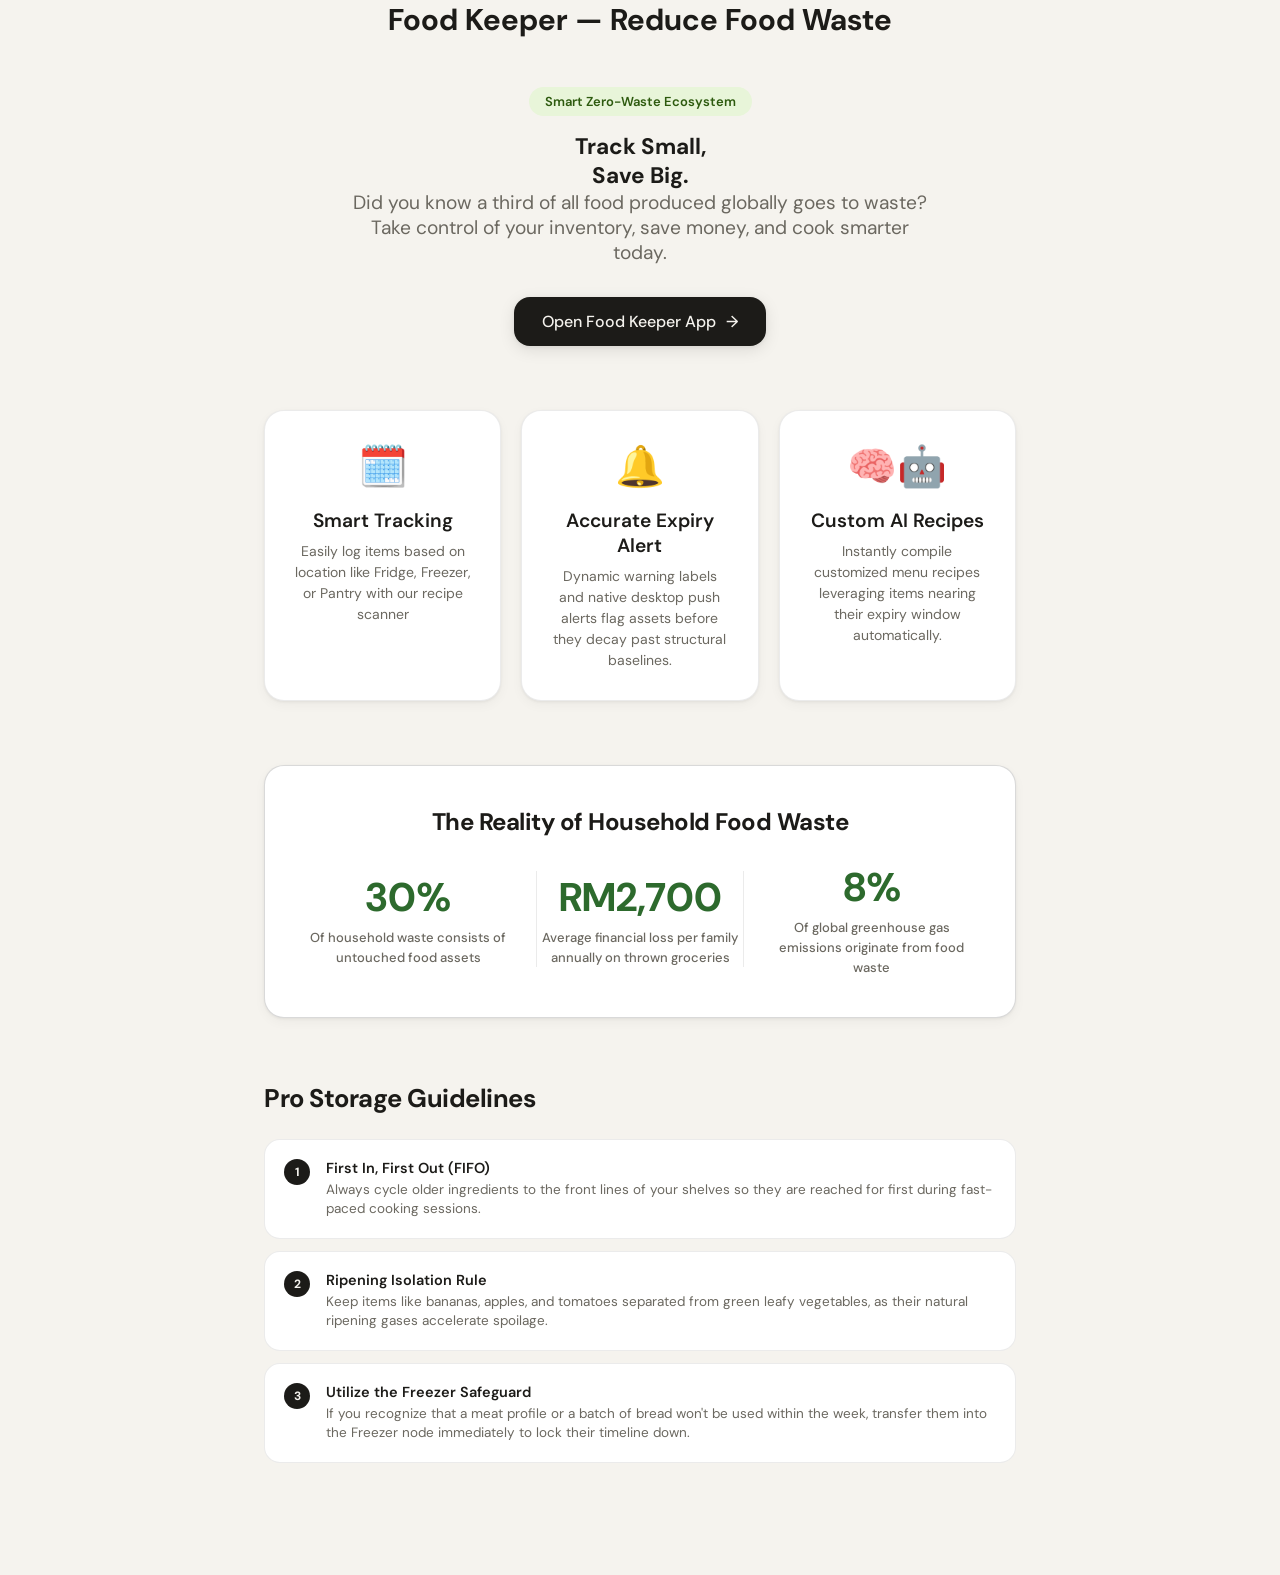
<file: front.html>
<!DOCTYPE html>
<html lang="en">
<head>
  <h1 style="text-align: center;">Food Keeper — Reduce Food Waste</h1>
  <meta charset="UTF-8" />
  <meta name="viewport" content="width=device-width, initial-scale=1.0" />
  <title>Food Keeper — Reduce Food Waste</title>
  
  <!-- fonts and global styles -->
  <link rel="preconnect" href="https://fonts.googleapis.com">
  <link href="https://fonts.googleapis.com/css2?family=DM+Sans:wght@300;400;500;600;700&display=swap" rel="stylesheet">
  <link rel="stylesheet" href="style.css">
  
  <style>
    head h1{
      margin-top: 100px;
    }
    /* Dedicated Landing Page  */
    .landing-wrapper {
      max-width: 800px;
      margin: 0 auto;
      padding: 3rem 1.5rem;
    }

    .hero-section {
      text-align: center;
      margin-bottom: 4rem;
    }

    .hero-badge {
      background: var(--accent-light);
      color: var(--green-text);
      padding: 6px 16px;
      border-radius: 30px;
      font-size: 13px;
      font-weight: 600;
      display: inline-block;
      margin-bottom: 1rem;
    }

    .hero-section h1 {
      font-size: 3rem;
      font-weight: 700;
      letter-spacing: -1.5px;
      line-height: 1.1;
      margin-bottom: 1rem;
    }

    .hero-section p {
      color: var(--text2);
      font-size: 1.2rem;
      max-width: 580px;
      margin: 0 auto 2rem auto;
    }

    .cta-btn-lg {
      display: inline-flex;
      align-items: center;
      gap: 10px;
      background: var(--text);
      color: var(--bg);
      text-decoration: none;
      padding: 14px 28px;
      border-radius: var(--radius-lg);
      font-weight: 500;
      font-size: 16px;
      box-shadow: var(--shadow-md);
      transition: transform 0.2s, opacity 0.15s;
    }

    .cta-btn-lg:hover {
      transform: translateY(-2px);
      opacity: 0.9;
    }

    /* Infographic Grid Layouts */
    .info-grid {
      display: grid;
      grid-template-columns: repeat(3, 1fr);
      gap: 20px;
      margin-bottom: 4rem;
    }

    @media (max-width: 768px) {
      .info-grid { grid-template-columns: 1fr; }
      .hero-section h1 { font-size: 2.2rem; }
    }

    .info-card {
      background: var(--surface);
      border: 1px solid var(--border);
      border-radius: var(--radius-xl);
      padding: 1.8rem;
      box-shadow: var(--shadow);
      text-align: center;
    }

    .info-card .icon {
      font-size: 2.5rem;
      margin-bottom: 1rem;
      display: block;
    }

    .info-card h3 {
      font-size: 1.2rem;
      margin-bottom: 0.5rem;
      font-weight: 600;
    }

    .info-card p {
      font-size: 14px;
      color: var(--text2);
      line-height: 1.5;
    }

    /* Statistics Showcase Section */
    .stats-banner {
      background: var(--surface);
      border: 1px solid var(--border2);
      border-radius: var(--radius-xl);
      padding: 2.5rem;
      margin-bottom: 4rem;
      box-shadow: var(--shadow);
    }

    .stats-banner h2 {
      font-size: 1.5rem;
      margin-bottom: 1.5rem;
      text-align: center;
      letter-spacing: -0.5px;
    }

    .stat-row {
      display: flex;
      justify-content: space-around;
      align-items: center;
      flex-wrap: wrap;
      gap: 24px;
    }

    .stat-box {
      text-align: center;
      flex: 1;
      min-width: 140px;
    }

    .stat-box .num {
      font-size: 2.5rem;
      font-weight: 700;
      color: var(--accent);
      display: block;
      margin-bottom: 4px;
    }

    .stat-box .label {
      font-size: 13px;
      color: var(--text2);
      font-weight: 500;
    }

    /* Guide / Tips Layout */
    .tips-section {
      margin-bottom: 4rem;
    }

    .tips-section h2 {
      font-size: 1.6rem;
      margin-bottom: 1.5rem;
      letter-spacing: -0.5px;
    }

    .tip-item {
      display: flex;
      gap: 16px;
      background: var(--surface);
      border: 1px solid var(--border);
      padding: 1.2rem;
      border-radius: var(--radius-lg);
      margin-bottom: 12px;
      align-items: flex-start;
    }

    .tip-num {
      background: var(--text);
      color: var(--bg);
      width: 26px;
      height: 26px;
      border-radius: 50%;
      display: flex;
      align-items: center;
      justify-content: center;
      font-size: 12px;
      font-weight: bold;
      flex-shrink: 0;
    }

    .tip-content h4 {
      font-size: 14.5px;
      margin-bottom: 4px;
      font-weight: 600;
    }

    .tip-content p {
      font-size: 13.5px;
      color: var(--text2);
      line-height: 1.4;
    }
  </style>
</head>
<body>

  <div class="landing-wrapper">
    
    <!-- ── hero banner ── -->
    <header class="hero-section">
      <span class="hero-badge">Smart Zero-Waste Ecosystem</span>
      <h2>Track Small, <br>Save Big.</h2>
      <p>Did you know a third of all food produced globally goes to waste? Take control of your inventory, save money, and cook smarter today.</p>
      <a href="./index.html" class="cta-btn-lg">
        Open Food Keeper App <span>→</span>
      </a>
    </header>

    <!-- ── what food keaper does  ── -->
    <section class="info-grid">
      <div class="info-card">
        <span class="icon">🗓️</span>
        <h3>Smart Tracking</h3>
        <p>Easily log items based on location like Fridge, Freezer, or Pantry with our recipe scanner</p>
      </div>
      <div class="info-card">
        <span class="icon">🔔</span>
        <h3>Accurate Expiry Alert</h3>
        <p>Dynamic warning labels and native desktop push alerts flag assets before they decay past structural baselines.</p>
      </div>
      <div class="info-card">
        <span class="icon">🧠🤖</span>
        <h3>Custom AI Recipes</h3>
        <p>Instantly compile customized menu recipes leveraging items nearing their expiry window automatically.</p>
      </div>
    </section>

    <!-- ── analytics of current world food waste ── -->
    <section class="stats-banner">
      <h2>The Reality of Household Food Waste</h2>
      <div class="stat-row">
        <div class="stat-box">
          <span class="num">30%</span>
          <span class="label">Of household waste consists of untouched food assets</span>
        </div>
        <div class="stat-box" style="border-left: 1px solid var(--border); border-right: 1px solid var(--border);">
          <span class="num">RM2,700</span>
          <span class="label">Average financial loss per family annually on thrown groceries</span>
        </div>
        <div class="stat-box">
          <span class="num">8%</span>
          <span class="label">Of global greenhouse gas emissions originate from food waste</span>
        </div>
      </div>
    </section>

    <!-- ── food manangement tips ── -->
    <section class="tips-section">
      <h2>Pro Storage Guidelines</h2>
      
      <div class="tip-item">
        <div class="tip-num">1</div>
        <div class="tip-content">
          <h4>First In, First Out (FIFO)</h4>
          <p>Always cycle older ingredients to the front lines of your shelves so they are reached for first during fast-paced cooking sessions.</p>
        </div>
      </div>

      <div class="tip-item">
        <div class="tip-num">2</div>
        <div class="tip-content">
          <h4>Ripening Isolation Rule</h4>
          <p>Keep items like bananas, apples, and tomatoes separated from green leafy vegetables, as their natural ripening gases accelerate spoilage.</p>
        </div>
      </div>

      <div class="tip-item">
        <div class="tip-num">3</div>
        <div class="tip-content">
          <h4>Utilize the Freezer Safeguard</h4>
          <p>If you recognize that a meat profile or a batch of bread won't be used within the week, transfer them into the Freezer node immediately to lock their timeline down.</p>
        </div>
      </div>
    </section>

    

  </div>

</body>
</html>
</file>
<file: style.css>
/* ── SYSTEM COLOR VARIANTS & ROOT SETTINGS ── */
*, *::before, *::after { 
  box-sizing: border-box; 
  margin: 0; 
  padding: 0; 
}

:root {
  --bg: #f5f3ee; 
  --surface: #ffffff; 
  --surface2: #eceae3; 
  --surface3: #e2dfd7;
  --border: rgba(0,0,0,0.08); 
  --border2: rgba(0,0,0,0.15);
  --text: #1c1b18; 
  --text2: #6b6860; 
  --text3: #a09e99;
  
  --green-bg: #e8f5d9; 
  --green-text: #2d5a0e; 
  --green-border: #b8dca0;
  
  --amber-bg: #fef3d8; 
  --amber-text: #754400; 
  --amber-border: #f5d078;
  
  --red-bg: #fde8e8;   
  --red-text: #911f1f;   
  --red-border: #f0a0a0;
  
  --blue-bg: #e8f0fe;  
  --blue-text: #1a4ac0;  
  --blue-border: #99b4f8;
  
  --accent: #2d6a2d; 
  --accent-light: #e8f5d9;
  
  --radius: 10px; 
  --radius-lg: 16px; 
  --radius-xl: 20px;
  
  --font: 'DM Sans', sans-serif; 
  --font-mono: 'DM Mono', monospace;
  --shadow: 0 1px 3px rgba(0,0,0,0.06), 0 4px 12px rgba(0,0,0,0.04);
  --shadow-md: 0 4px 16px rgba(0,0,0,0.10), 0 1px 4px rgba(0,0,0,0.06);
}

@media (prefers-color-scheme: dark) {
  :root {
    --bg: #171715; 
    --surface: #212120; 
    --surface2: #2a2a28; 
    --surface3: #333330;
    --border: rgba(255,255,255,0.08); 
    --border2: rgba(255,255,255,0.15);
    --text: #f0ede6; 
    --text2: #9a9890; 
    --text3: #635f5a;
    
    --green-bg: #162c07; 
    --green-text: #9fd070; 
    --green-border: #2d5a0e;
    
    --amber-bg: #2e1d00; 
    --amber-text: #f5c96a; 
    --amber-border: #7a4800;
    
    --red-bg: #2e0d0d;   
    --red-text: #f0a0a0;   
    --red-border: #911f1f;
    
    --blue-bg: #0d1e40;  
    --blue-text: #99b4f8;  
    --blue-border: #1a4ac0;
    
    --accent: #6bbb3e; 
    --accent-light: #162c07;
    
    --shadow: 0 1px 3px rgba(0,0,0,0.3), 0 4px 12px rgba(0,0,0,0.2);
    --shadow-md: 0 4px 16px rgba(0,0,0,0.4), 0 1px 4px rgba(0,0,0,0.2);
  }
}

/* ── BASE INTERFACE ELEMENTS ── */
body {
  background: var(--bg); 
  color: var(--text);
  font-family: var(--font); 
  min-height: 100vh; 
  font-size: 15px;
}

::-webkit-scrollbar { 
  width: 6px; 
}
::-webkit-scrollbar-track { 
  background: transparent; 
}
::-webkit-scrollbar-thumb { 
  background: var(--surface3); 
  border-radius: 3px; 
}

/* ── AUTHENTICATION COMPONENT GRAPHICS ── */
.auth-screen {
  min-height: 100vh;
  display: flex;
  align-items: center;
  justify-content: center;
  padding: 1rem;
}

.auth-card {
  background: var(--surface);
  border: 1px solid var(--border2);
  border-radius: var(--radius-xl);
  padding: 2.2rem;
  width: 100%;
  max-width: 380px;
  box-shadow: var(--shadow-md);
}

.back-link {
  background: none; 
  border: none; 
  color: var(--text3); 
  cursor: pointer; 
  font-size: 13px;
  text-decoration: none;
}
.back-link:hover {
  color: var(--text2);
}

.auth-logo {
  text-align: center;
  margin-bottom: 1.8rem;
}

.auth-logo-icon {
  font-size: 44px;
  display: block;
  margin-bottom: 10px;
}

.auth-logo h1 {
  font-size: 22px;
  font-weight: 600;
  letter-spacing: -0.3px;
}

.auth-logo p {
  font-size: 13px;
  color: var(--text2);
  margin-top: 5px;
}

.auth-tabs {
  display: flex;
  border: 1px solid var(--border);
  border-radius: var(--radius);
  overflow: hidden;
  margin-bottom: 1.5rem;
}

.auth-tab {
  flex: 1;
  padding: 9px;
  font-size: 13px;
  font-family: var(--font);
  border: none;
  background: transparent;
  cursor: pointer;
  color: var(--text2);
  transition: all 0.15s;
}

.auth-tab.active {
  background: var(--text);
  color: var(--bg);
  font-weight: 500;
}

.form-field {
  margin-bottom: 14px;
}

.form-label {
  font-size: 12px;
  color: var(--text2);
  margin-bottom: 5px;
  display: block;
  font-weight: 500;
  letter-spacing: 0.02em;
}

.form-input {
  width: 100%;
  padding: 10px 12px;
  border: 1px solid var(--border);
  border-radius: var(--radius);
  background: var(--bg);
  color: var(--text);
  font-size: 14px;
  font-family: var(--font);
  outline: none;
  transition: border-color 0.15s;
}
.form-input:focus {
  border-color: var(--accent);
}

.btn-primary {
  width: 100%;
  padding: 11px;
  background: var(--text);
  color: var(--bg);
  border: none;
  border-radius: var(--radius);
  font-size: 14px;
  font-weight: 500;
  font-family: var(--font);
  cursor: pointer;
  transition: opacity 0.15s;
  margin-top: 4px;
}
.btn-primary:hover {
  opacity: 0.85;
}
.btn-primary:disabled {
  opacity: 0.5;
  cursor: not-allowed;
}

.link-btn {
  background: none;
  border: none;
  color: var(--text2);
  font-size: 12px;
  cursor: pointer;
  font-family: var(--font);
}
.link-btn:hover {
  text-decoration: underline;
}

.auth-error {
  font-size: 13px;
  color: var(--red-text);
  background: var(--red-bg);
  border: 1px solid var(--red-border);
  border-radius: var(--radius);
  padding: 9px 12px;
  margin-bottom: 12px;
  display: none;
}
.auth-error.show { display: block; }

.auth-success {
  font-size: 13px;
  color: var(--green-text);
  background: var(--green-bg);
  border: 1px solid var(--green-border);
  border-radius: var(--radius);
  padding: 9px 12px;
  margin-bottom: 12px;
  display: none;
}
.auth-success.show { display: block; }


/* ── SHELL MASTER CORE HEADER ── */
.header {
  background: var(--surface);
  border-bottom: 1px solid var(--border);
  padding: 0.9rem 1.5rem;
  position: sticky;
  top: 0;
  z-index: 20;
  backdrop-filter: blur(10px);
}

.header-inner {
  max-width: 1200px; /* EXPANDED FOR LAPTOPS */
  margin: 0 auto;
  display: flex;
  justify-content: space-between;
  align-items: center;
}

.logo {
  display: flex;
  align-items: center;
  gap: 9px;
}

.logo-icon { font-size: 24px; }

.logo h1 {
  font-size: 17px;
  font-weight: 600;
  letter-spacing: -0.2px;
}

.header-right {
  display: flex;
  align-items: center;
  gap: 12px;
}

.user-email {
  font-size: 12px;
  color: var(--text2);
  max-width: 160px;
  overflow: hidden;
  text-overflow: ellipsis;
  white-space: nowrap;
}

.icon-btn {
  width: 34px;
  height: 34px;
  border-radius: 50%;
  border: 1px solid var(--border);
  background: transparent;
  cursor: pointer;
  color: var(--text2);
  display: flex;
  align-items: center;
  justify-content: center;
  font-size: 15px;
  transition: all 0.15s;
  font-family: var(--font);
}
.icon-btn:hover {
  background: var(--surface2);
  border-color: var(--border2);
}

.logout-btn {
  font-size: 12px;
  padding: 6px 14px;
  border-radius: 20px;
  border: 1px solid var(--border2);
  background: transparent;
  cursor: pointer;
  color: var(--text2);
  font-family: var(--font);
  transition: background 0.15s;
}
.logout-btn:hover {
  background: var(--surface2);
}


/* ── NAVIGATION ELEMENT SYSTEMS ── */
.nav-tabs {
  background: var(--surface);
  border-bottom: 1px solid var(--border);
  padding: 0 1.5rem;
  display: flex;
  gap: 0;
  overflow-x: auto;
}
.nav-tabs::-webkit-scrollbar { height: 0; }

.nav-tab-wrap {
  max-width: 1200px; /* EXPANDED FOR LAPTOPS */
  margin: 0 auto;
  display: flex;
  width: 100%;
}

.nav-tab {
  padding: 12px 18px;
  font-size: 13px;
  font-weight: 500;
  color: var(--text2);
  border: none;
  background: transparent;
  cursor: pointer;
  font-family: var(--font);
  border-bottom: 2px solid transparent;
  transition: all 0.15s;
  white-space: nowrap;
}
.nav-tab.active {
  color: var(--accent);
  border-bottom-color: var(--accent);
}
.nav-tab:hover:not(.active) {
  color: var(--text);
}


/* ── MAIN CONTENT CONTAINERS ── */
.main {
  max-width: 1200px; /* EXPANDED FOR LAPTOPS */
  margin: 0 auto;
  padding: 1.4rem 1.5rem;
}

.view-section {
  animation: fadeIn 0.2s ease-out forwards;
}

@keyframes fadeIn {
  from { opacity: 0; transform: translateY(4px); }
  to { opacity: 1; transform: translateY(0); }
}


/* ── DASHBOARD STATISTICS GRAPHICS ── */
.stats {
  display: grid;
  grid-template-columns: repeat(4, 1fr);
  gap: 12px;
  margin-bottom: 1.5rem;
}
/* RESPONSIVE STATS FOR TABLETS AND PHONES */
@media (max-width: 768px) {
  .stats { grid-template-columns: repeat(2, 1fr); }
}

.stat {
  background: var(--surface);
  border: 1px solid var(--border);
  border-radius: var(--radius-lg);
  padding: 1rem 1.1rem;
  box-shadow: var(--shadow);
}

.stat-label {
  font-size: 11px;
  color: var(--text2);
  font-weight: 500;
  letter-spacing: 0.04em;
  text-transform: uppercase;
  margin-bottom: 6px;
}

.stat-value {
  font-size: 26px;
  font-weight: 600;
  letter-spacing: -1px;
  font-family: var(--font-mono);
}
.stat-value.red { color: var(--red-text); }
.stat-value.amber { color: var(--amber-text); }
.stat-value.green { color: var(--green-text); }
.stat-value.blue { color: var(--blue-text); }


/* ── TOOLBARS & DYNAMIC FILTERS ── */
.toolbar {
  display: flex;
  align-items: center;
  gap: 8px;
  margin-bottom: 1.2rem;
  flex-wrap: wrap;
}

.search-bar {
  flex: 1;
  min-width: 160px;
  padding: 9px 12px;
  border: 1px solid var(--border);
  border-radius: var(--radius);
  background: var(--surface);
  color: var(--text);
  font-size: 14px;
  font-family: var(--font);
  outline: none;
}
.search-bar:focus {
  border-color: var(--border2);
}

.filter-dropdown {
  padding: 9px 12px;
  border: 1px solid var(--border);
  border-radius: var(--radius);
  background: var(--surface);
  color: var(--text);
  font-size: 13px;
  font-family: var(--font);
  cursor: pointer;
  outline: none;
}


/* ── ACTION INTERFACE SYSTEM BUTTONS ── */
.action-btn {
  padding: 9px 15px;
  border-radius: var(--radius);
  font-size: 13px;
  font-weight: 500;
  cursor: pointer;
  font-family: var(--font);
  border: 1px solid transparent;
  display: inline-flex;
  align-items: center;
  gap: 6px;
  transition: all 0.1s;
}

.action-btn.primary {
  background: var(--text);
  color: var(--bg);
}
.action-btn.primary:hover { opacity: 0.9; }

.action-btn.secondary {
  background: var(--surface);
  border-color: var(--border);
  color: var(--text2);
}
.action-btn.secondary:hover {
  background: var(--surface2);
  color: var(--text);
}
.action-btn.secondary.active {
  background: var(--text);
  color: var(--bg);
  border-color: var(--text);
}


/* ── MASTER INVENTORY CARDS & RENDERING STRUCTURES ── */
.section-label {
  font-size: 12px;
  font-weight: 600;
  color: var(--text2);
  text-transform: uppercase;
  letter-spacing: 0.05em;
  margin: 1.5rem 0 0.6rem 0;
}

/* RESPONSIVE FOOD GRID FOR DESKTOP/LAPTOPS */
.food-list {
  display: flex;
  flex-direction: column;
  gap: 8px;
}
@media (min-width: 768px) {
  .food-list {
    display: grid;
    grid-template-columns: repeat(auto-fill, minmax(340px, 1fr));
    gap: 12px;
  }
}

.food-card {
  background: var(--surface);
  border: 1px solid var(--border);
  border-radius: var(--radius-lg);
  padding: 11px 14px;
  display: flex;
  align-items: center;
  gap: 12px;
  box-shadow: var(--shadow);
  position: relative;
  transition: all 0.15s ease;
}

.food-card:hover {
  border-color: var(--border2);
}

/* Bulk Selection Visual Matrix overrides */
.food-select {
  width: 0;
  height: 20px;
  display: flex;
  align-items: center;
  justify-content: center;
  border-radius: 50%;
  background: var(--accent);
  color: white;
  font-size: 11px;
  font-weight: bold;
  overflow: hidden;
  transition: width 0.2s ease, margin 0.2s ease;
}

body.bulk-active .food-card { cursor: pointer; }
body.bulk-active .food-select {
  width: 20px;
  margin-right: 2px;
  border: 1px solid var(--border2);
  background: transparent;
  color: transparent;
}
body.bulk-active .food-card.selected .food-select {
  background: var(--accent);
  border-color: var(--accent);
  color: white;
}

.food-emoji {
  font-size: 26px;
  width: 38px;
  height: 38px;
  background: var(--bg);
  border-radius: var(--radius);
  display: flex;
  align-items: center;
  justify-content: center;
  flex-shrink: 0;
}

.food-info {
  flex: 1;
  min-width: 0;
}

.food-name-row {
  display: flex;
  align-items: center;
  gap: 8px;
}

.food-name {
  font-weight: 500;
  color: var(--text);
  font-size: 14.5px;
  white-space: nowrap;
  overflow: hidden;
  text-overflow: ellipsis;
}

.food-qty {
  font-size: 11px;
  background: var(--surface2);
  color: var(--text2);
  padding: 2px 7px;
  border-radius: 20px;
  font-weight: 500;
  flex-shrink: 0;
}

.food-meta {
  font-size: 12px;
  color: var(--text2);
  margin-top: 3px;
  display: flex;
  align-items: center;
  gap: 6px;
}
.food-meta .dot { color: var(--text3); }

.food-note {
  font-size: 12px;
  color: var(--text2);
  background: var(--bg);
  padding: 4px 8px;
  border-radius: 6px;
  margin-top: 5px;
  display: inline-block;
  max-width: 100%;
  white-space: nowrap;
  overflow: hidden;
  text-overflow: ellipsis;
}

.card-badge-wrap {
  display: flex;
  flex-direction: column;
  align-items: flex-end;
  gap: 6px;
}

.badge {
  font-size: 11px;
  font-weight: 600;
  padding: 3px 9px;
  border-radius: 20px;
  letter-spacing: 0.02em;
}
.badge-red { background: var(--red-bg); color: var(--red-text); border: 1px solid var(--red-border); }
.badge-amber { background: var(--amber-bg); color: var(--amber-text); border: 1px solid var(--amber-border); }
.badge-green { background: var(--green-bg); color: var(--green-text); border: 1px solid var(--green-border); }


/* ── CONTEXTUAL CARD ACTIONS OVERLAYS ── */
.card-actions {
  display: flex;
  gap: 4px;
  opacity: 0;
  transition: opacity 0.15s ease;
}
.food-card:hover .card-actions {
  opacity: 1;
}
@media (max-width: 768px) {
  /* On touch devices, keep actions visible */
  .card-actions { opacity: 1; }
}
body.bulk-active .card-actions {
  display: none !important;
}

.card-actions .action-btn {
  width: 28px;
  height: 28px;
  padding: 0;
  border-radius: 50%;
  font-size: 12px;
  justify-content: center;
}
.card-actions .action-btn.check:hover { background: var(--green-bg); border-color: var(--green-border); color: var(--green-text); }
.card-actions .action-btn.trash:hover { background: var(--red-bg); border-color: var(--red-border); color: var(--red-text); }


/* ── BULK DOCK Action Panel ── */
.bulk-bar {
  background: var(--surface);
  border: 1px solid var(--accent);
  padding: 12px 16px;
  border-radius: var(--radius-lg);
  display: flex;
  justify-content: space-between;
  align-items: center;
  margin-bottom: 1rem;
  box-shadow: var(--shadow-md);
  font-size: 13.5px;
  font-weight: 500;
  flex-wrap: wrap;
  gap: 10px;
}

.bulk-btn {
  padding: 6px 12px;
  border-radius: var(--radius);
  font-size: 12px;
  font-family: var(--font);
  font-weight: 500;
  border: none;
  cursor: pointer;
}
.bulk-btn.success { background: var(--green-bg); color: var(--green-text); }
.bulk-btn.danger { background: var(--red-bg); color: var(--red-text); }
.bulk-btn.secondary { background: var(--surface2); color: var(--text2); }
.bulk-btn:hover { opacity: 0.85; }


/* ── VIEW COMPONENT: SHOPPING MATRIX ── */
.shop-item {
  background: var(--surface);
  border-bottom: 1px solid var(--border);
  padding: 12px 6px;
  display: flex;
  align-items: center;
  gap: 12px;
}

.shop-check {
  width: 20px;
  height: 20px;
  border: 1px solid var(--border2);
  border-radius: 50%;
  cursor: pointer;
  display: flex;
  align-items: center;
  justify-content: center;
  font-size: 11px;
  font-weight: bold;
  color: transparent;
  transition: all 0.1s;
}
.shop-check.checked {
  background: var(--text);
  border-color: var(--text);
  color: var(--bg);
}

.shop-name {
  flex: 1;
  font-size: 14.5px;
}
.shop-name.done {
  color: var(--text3);
  text-decoration: line-through;
}

.shop-del {
  background: none;
  border: none;
  color: var(--text3);
  cursor: pointer;
  padding: 4px;
  font-size: 13px;
}
.shop-del:hover { color: var(--red-text); }

.shop-add-row {
  display: flex;
  gap: 8px;
  margin-top: 14px;
}

.shop-add-input {
  flex: 1;
  padding: 10px 12px;
  border: 1px solid var(--border);
  border-radius: var(--radius);
  background: var(--surface);
  color: var(--text);
  font-size: 14px;
  font-family: var(--font);
  outline: none;
}

.shop-add-btn {
  padding: 0 16px;
  background: var(--text);
  color: var(--bg);
  border: none;
  border-radius: var(--radius);
  font-family: var(--font);
  font-size: 13px;
  font-weight: 500;
  cursor: pointer;
}

.ghost-btn {
  border: 1px solid var(--border);
  background: var(--surface);
  color: var(--text2);
  padding: 9px 12px;
  border-radius: var(--radius);
  font-size: 13px;
  font-family: var(--font);
  cursor: pointer;
  display: inline-flex;
  align-items: center;
  gap: 6px;
}
.ghost-btn:hover {
  background: var(--surface2);
  color: var(--text);
}


/* ── VIEW COMPONENT: HISTORICAL WASTE TRACKER ── */
.waste-stat-grid {
  display: grid;
  grid-template-columns: 1fr 1fr;
  gap: 12px;
}
@media (max-width: 480px) {
  .waste-stat-grid { grid-template-columns: 1fr; }
}

.waste-stat-card {
  background: var(--surface);
  border: 1px solid var(--border);
  border-radius: var(--radius-lg);
  padding: 1.2rem;
  text-align: center;
  box-shadow: var(--shadow);
}
.waste-stat-card h3 {
  font-size: 12px;
  color: var(--text2);
  text-transform: uppercase;
  letter-spacing: 0.04em;
  margin-bottom: 6px;
}
.waste-stat-card .num {
  font-size: 32px;
  font-weight: 600;
  font-family: var(--font-mono);
}

.waste-item {
  background: var(--surface);
  border: 1px solid var(--border);
  border-radius: var(--radius-lg);
  padding: 11px 14px;
  display: flex;
  align-items: center;
  gap: 12px;
  margin-bottom: 6px;
}

.waste-emoji { font-size: 20px; }
.waste-name { flex: 1; font-size: 14px; font-weight: 500; }
.waste-item-date { font-size: 12px; color: var(--text3); }


/* ── RECURSIVE DISCOVER TAB ARCHITECTURE ── */
.discover-hero-banner {
  background: linear-gradient(135deg, #f6f9fc 0%, #eef2f7 100%);
  border: 1px dashed #cbd5e1;
  padding: 20px;
  border-radius: 12px;
  display: flex;
  align-items: center;
  gap: 20px;
  margin-bottom: 24px;
}
@media (prefers-color-scheme: dark) {
  .discover-hero-banner {
    background: linear-gradient(135deg, #1e293b 0%, #0f172a 100%);
    border-color: #334155;
  }
}

.discover-hero-banner h3 {
  margin: 0 0 4px 0;
  color: var(--text);
  font-size: 1.15rem;
}

.discover-hero-banner p {
  margin: 0;
  color: var(--text2);
  font-size: 0.88rem;
  line-height: 1.4;
}

/* AI Generated Recipes Markup Styling Mapping */
.ai-generated-html h3 {
  font-size: 1.15rem;
  margin: 20px 0 10px 0;
  color: var(--accent);
  display: flex;
  align-items: center;
  gap: 6px;
}
.ai-generated-html h3:first-of-type { margin-top: 0; }

.ai-generated-html ul, .ai-generated-html ol {
  margin: 10px 0 16px 20px;
  padding: 0;
}

.ai-generated-html li {
  margin-bottom: 6px;
  font-size: 0.92rem;
  color: var(--text);
}


/* ── GLOBAL MODALS & SETTINGS PANELS OVERLAYS ── */
.overlay {
  position: fixed;
  top: 0; left: 0; right: 0; bottom: 0;
  background: rgba(0,0,0,0.2);
  backdrop-filter: blur(3px);
  z-index: 100;
  display: flex;
  align-items: center;
  justify-content: center;
  opacity: 0;
  pointer-events: none;
  transition: opacity 0.2s ease;
}
@media (prefers-color-scheme: dark) {
  .overlay { background: rgba(0,0,0,0.5); }
}
.overlay.open {
  opacity: 1;
  pointer-events: auto;
}

.modal {
  background: var(--surface);
  border: 1px solid var(--border2);
  border-radius: var(--radius-xl);
  width: 100%;
  max-width: 440px;
  box-shadow: var(--shadow-md);
  transform: translateY(10px);
  transition: transform 0.2s ease;
}
.overlay.open .modal {
  transform: translateY(0);
}

.modal-header {
  padding: 1.2rem 1.4rem;
  border-bottom: 1px solid var(--border);
  display: flex;
  justify-content: space-between;
  align-items: center;
}
.modal-header h2 { font-size: 16px; font-weight: 600; }

.modal-close {
  background: none;
  border: none;
  font-size: 16px;
  cursor: pointer;
  color: var(--text3);
}
.modal-close:hover { color: var(--text); }

.modal-body {
  padding: 1.4rem;
}

/* Inline Dynamic Grid Picker Asset Selector */
.emoji-picker {
  display: grid;
  grid-template-columns: repeat(6, 1fr);
  gap: 6px;
  max-height: 110px;
  overflow-y: auto;
  border: 1px solid var(--border);
  padding: 8px;
  border-radius: var(--radius);
  background: var(--bg);
}

.emoji-opt {
  font-size: 22px;
  text-align: center;
  padding: 4px 0;
  cursor: pointer;
  border-radius: 6px;
  transition: background 0.1s;
}
.emoji-opt:hover { background: var(--surface2); }
.emoji-opt.sel {
  background: var(--surface);
  box-shadow: 0 0 0 1.5px var(--text);
}


/* Slide-Out Parameters Options Configurations Utility Drawer Panel */
.side-panel {
  position: absolute;
  top: 0; right: 0; bottom: 0;
  width: 100%;
  max-width: 340px;
  background: var(--surface);
  border-left: 1px solid var(--border);
  box-shadow: var(--shadow-md);
  display: flex;
  flex-direction: column;
  transform: translateX(100%);
  transition: transform 0.2s cubic-bezier(0.16, 1, 0.3, 1);
}
.overlay.open .side-panel {
  transform: translateX(0);
}

.panel-header {
  padding: 1.2rem 1.4rem;
  border-bottom: 1px solid var(--border);
  display: flex;
  justify-content: space-between;
  align-items: center;
}
.panel-header h2 { font-size: 15px; font-weight: 600; }

.panel-body {
  padding: 1.4rem;
  flex: 1;
  overflow-y: auto;
}

.setting-row {
  display: flex;
  justify-content: space-between;
  align-items: center;
  gap: 16px;
  margin-bottom: 16px;
  padding-bottom: 14px;
  border-bottom: 1px dashed var(--border);
}

.setting-label { font-size: 13.5px; font-weight: 500; color: var(--text); }
.setting-desc { font-size: 11.5px; color: var(--text2); margin-top: 2px; line-height: 1.3; }

/* Custom Form Parameters Asset Toggles */
.toggle {
  width: 40px; height: 22px;
  border-radius: 20px;
  background: var(--surface3);
  border: none; cursor: pointer;
  position: relative;
  transition: background 0.2s;
  flex-shrink: 0;
}
.toggle::after {
  content: '';
  position: absolute;
  top: 2px; left: 2px;
  width: 18px; height: 18px;
  border-radius: 50%;
  background: var(--surface);
  transition: transform 0.2s;
  box-shadow: 0 1px 3px rgba(0,0,0,0.1);
}
.toggle.on { background: var(--accent); }
.toggle.on::after { transform: translateX(18px); }

.notif-days-input {
  width: 54px;
  padding: 6px;
  border: 1px solid var(--border);
  border-radius: 6px;
  background: var(--bg);
  color: var(--text);
  font-family: var(--font-mono);
  font-size: 13px;
  text-align: center;
  outline: none;
}

.export-btn {
  padding: 7px 12px;
  background: var(--surface);
  border: 1px solid var(--border2);
  border-radius: var(--radius);
  font-size: 12px;
  font-weight: 500;
  cursor: pointer;
  color: var(--text2);
  font-family: var(--font);
}
.export-btn:hover {
  background: var(--surface2);
  color: var(--text);
}


/* ── UNIVERSAL EMPTY STATE STATEMENTS ── */
.empty {
  text-align: center;
  padding: 3.5rem 1.5rem;
  background: var(--surface);
  border: 1px dashed var(--border2);
  border-radius: var(--radius-xl);
  box-shadow: var(--shadow);
}

.empty-icon {
  font-size: 36px;
  margin-bottom: 10px;
  opacity: 0.85;
}

.empty p {
  font-size: 13.5px;
  color: var(--text2);
}

.loading {
  text-align: center;
  padding: 2.5rem;
  color: var(--text2);
  font-size: 13.5px;
  font-style: italic;
}

/* Toast Message Node Styling */
.toast {
  position: fixed;
  bottom: 24px;
  left: 50%;
  transform: translateX(-50%);
  background: var(--text);
  color: var(--bg);
  padding: 9px 18px;
  border-radius: 30px;
  font-size: 13px;
  font-weight: 500;
  box-shadow: var(--shadow-md);
  z-index: 1000;
  animation: toastFade 2.4s cubic-bezier(0.16, 1, 0.3, 1) forwards;
  pointer-events: none;
}

@keyframes toastFade {
  0% { opacity: 0; transform: translate(-50%, 10px); }
  10%, 90% { opacity: 1; transform: translate(-50%, 0); }
  100% { opacity: 0; transform: translate(-50%, -10px); }
}

/* Confetti Particle Layer */
.confetti-piece {
  position: fixed;
  width: 8px;
  height: 8px;
  border-radius: 2px;
  z-index: 999;
  pointer-events: none;
  animation: confettiFall 1.5s ease-out forwards;
}

@keyframes confettiFall {
  0% { transform: translateY(0) rotate(0deg); opacity: 1; }
  100% { transform: translateY(60vh) rotate(720deg); opacity: 0; }
}

/* 📱 TAB HAMBURGER MENU (Mobile Only) */
@media (max-width: 600px) {
  .nav-hamburger {
    display: block;
    width: 100%;
    padding: 14px;
    background: var(--surface);
    border: none;
    border-bottom: 1px solid var(--border);
    cursor: pointer;
    text-align: left;
    font-weight: 600;
    color: var(--text);
  }
  .nav-tab-wrap {
    display: none; /* Hidden by default on mobile */
    flex-direction: column;
    width: 100%;
    background: var(--surface);
  }
  .nav-tab-wrap.show {
    display: flex;
  }
  .nav-tab {
    width: 100%;
    text-align: left;
    border-bottom: none;
    border-left: 3px solid transparent;
  }
  .nav-tab.active {
    border-bottom-color: transparent;
    border-left-color: var(--accent);
    background: var(--surface2);
  }
}

@media (min-width: 601px) {
  .nav-hamburger { display: none; }
}

/* ADD TO THE BOTTOM OF YOUR STYLE.CSS */
.receipt-data-table-wrapper table {
  width: 100%;
  border-collapse: collapse;
  margin: 12px 0;
  font-size: 14px;
}

.receipt-data-table-wrapper th {
  text-align: left;
  padding: 8px;
  background: var(--surface2);
  color: var(--text2);
  font-weight: 600;
  border-bottom: 2px solid var(--border2);
}

.receipt-data-table-wrapper td {
  padding: 8px;
  border-bottom: 1px solid var(--border);
  color: var(--text);
}

.receipt-data-table-wrapper tr:last-child td {
  border-bottom: none;
}

.receipt-data-table-wrapper strong {
  color: var(--accent);
  font-size: 1.1rem;
}


/* fix for white box thingy when generate recipe */
.ai-generated-html,
.ai-generated-html * {
  color: var(--text) !important;
  background-color: transparent !important;
}

.ai-generated-html h3 {
  color: var(--accent) !important;
}

.ai-generated-html li {
  color: var(--text) !important;
}

.leaderboard-year-badge {
  font-size: 12px;
  color: var(--text3);
  text-align: center;
  margin-bottom: 16px;
  font-weight: 500;
}

.leaderboard-list {
  display: flex;
  flex-direction: column;
  gap: 8px;
}

.leaderboard-row {
  background: var(--surface);
  border: 1px solid var(--border);
  border-radius: var(--radius-lg);
  padding: 12px 16px;
  display: flex;
  align-items: center;
  gap: 14px;
  box-shadow: var(--shadow);
}

.leaderboard-row.top-1 { border-left: 4px solid #FFD700; }
.leaderboard-row.top-2 { border-left: 4px solid #C0C0C0; }
.leaderboard-row.top-3 { border-left: 4px solid #CD7F32; }

.lb-rank { font-size: 22px; width: 32px; text-align: center; flex-shrink: 0; }
.lb-info { flex: 1; }
.lb-week { font-size: 14px; font-weight: 600; color: var(--text); }
.lb-year { font-size: 11px; color: var(--text3); }
.lb-amount { font-size: 18px; font-weight: 700; color: var(--red-text); font-family: var(--font-mono); }

.leaderboard-footer {
  text-align: center;
  font-size: 12px;
  color: var(--text3);
  margin-top: 16px;
}
/* ═══════════════════════════════════════════════════════
   AWARENESS PAGE
   ═══════════════════════════════════════════════════════ */

.awareness-hero {
  background: linear-gradient(
    135deg,
    var(--green-bg) 0%,
    var(--surface) 100%
  );
  border: 1px solid var(--green-border);
  border-radius: var(--radius-xl);
  padding: 2rem;
  margin-bottom: 1.2rem;
  text-align: center;
  box-shadow: var(--shadow);
}

.awareness-hero-icon {
  font-size: 42px;
  margin-bottom: 10px;
}

.awareness-hero-title {
  font-size: 26px;
  font-weight: 700;
  color: var(--text);
  letter-spacing: -0.7px;
  margin-bottom: 8px;
}

.awareness-hero-sub {
  max-width: 680px;
  margin: 0 auto;
  color: var(--text2);
  font-size: 14px;
  line-height: 1.6;
}


/* ── Awareness Statistics ── */

.awareness-stats-grid {
  display: grid;
  grid-template-columns: repeat(4, 1fr);
  gap: 12px;
  margin-bottom: 1.6rem;
}

.awareness-stat-card {
  background: var(--surface);
  border: 1px solid var(--border);
  border-radius: var(--radius-lg);
  padding: 1.2rem 1rem;
  text-align: center;
  box-shadow: var(--shadow);
  transition: transform 0.15s ease, box-shadow 0.15s ease;
}

.awareness-stat-card:hover {
  transform: translateY(-2px);
  box-shadow: var(--shadow-md);
}

.awareness-stat-card.red {
  background: var(--red-bg);
  border-color: var(--red-border);
}

.awareness-stat-card.amber {
  background: var(--amber-bg);
  border-color: var(--amber-border);
}

.awareness-stat-card.blue {
  background: var(--blue-bg);
  border-color: var(--blue-border);
}

.awareness-stat-card.green {
  background: var(--green-bg);
  border-color: var(--green-border);
}

.awareness-stat-num {
  font-family: var(--font-mono);
  font-size: 28px;
  font-weight: 700;
  line-height: 1.1;
  margin-bottom: 7px;
}

.awareness-stat-card.red .awareness-stat-num {
  color: var(--red-text);
}

.awareness-stat-card.amber .awareness-stat-num {
  color: var(--amber-text);
}

.awareness-stat-card.blue .awareness-stat-num {
  color: var(--blue-text);
}

.awareness-stat-card.green .awareness-stat-num {
  color: var(--green-text);
}

.awareness-stat-label {
  color: var(--text2);
  font-size: 11.5px;
  line-height: 1.45;
}


/* ── Awareness Section Titles ── */

.awareness-section-title {
  font-size: 18px;
  font-weight: 650;
  color: var(--text);
  margin: 1.8rem 0 0.8rem;
  letter-spacing: -0.2px;
}


/* ── Awareness Information Cards ── */

.awareness-cards-grid {
  display: grid;
  grid-template-columns: repeat(2, 1fr);
  gap: 12px;
  margin-bottom: 1.5rem;
}

.awareness-info-card {
  background: var(--surface);
  border: 1px solid var(--border);
  border-radius: var(--radius-lg);
  padding: 1.2rem;
  box-shadow: var(--shadow);
  transition: transform 0.15s ease, border-color 0.15s ease;
}

.awareness-info-card:hover {
  transform: translateY(-2px);
  border-color: var(--border2);
}

.awareness-info-icon {
  width: 42px;
  height: 42px;
  display: flex;
  align-items: center;
  justify-content: center;
  background: var(--green-bg);
  border-radius: var(--radius);
  font-size: 22px;
  margin-bottom: 10px;
}

.awareness-info-card h3 {
  font-size: 15px;
  font-weight: 600;
  margin-bottom: 6px;
  color: var(--text);
}

.awareness-info-card p {
  font-size: 13px;
  line-height: 1.6;
  color: var(--text2);
}


/* ── 5R Framework ── */

.awareness-5r-grid {
  display: grid;
  grid-template-columns: repeat(5, 1fr);
  gap: 10px;
  margin-bottom: 1.5rem;
}

.awareness-5r-card {
  background: var(--surface);
  border: 1px solid var(--border);
  border-radius: var(--radius-lg);
  padding: 1.1rem 0.8rem;
  text-align: center;
  box-shadow: var(--shadow);
  transition: transform 0.15s ease, box-shadow 0.15s ease;
}

.awareness-5r-card:hover {
  transform: translateY(-3px);
  box-shadow: var(--shadow-md);
}

.awareness-5r-card.r1 {
  border-top: 3px solid var(--red-text);
}

.awareness-5r-card.r2 {
  border-top: 3px solid var(--amber-text);
}

.awareness-5r-card.r3 {
  border-top: 3px solid var(--blue-text);
}

.awareness-5r-card.r4 {
  border-top: 3px solid var(--green-text);
}

.awareness-5r-card.r5 {
  border-top: 3px solid var(--accent);
}

.r-num {
  font-size: 10px;
  color: var(--text3);
  font-family: var(--font-mono);
  margin-bottom: 4px;
}

.r-letter {
  font-size: 25px;
  font-weight: 700;
  line-height: 1;
  color: var(--text);
  margin-bottom: 8px;
}

.r-icon {
  font-size: 25px;
  margin-bottom: 8px;
}

.awareness-5r-card h3 {
  font-size: 13px;
  font-weight: 650;
  color: var(--text);
  margin-bottom: 7px;
}

.r-tip {
  color: var(--text2);
  font-size: 11.5px;
  line-height: 1.45;
}


/* ── Awareness CTA ── */

.awareness-cta {
  background: var(--text);
  color: var(--bg);
  border-radius: var(--radius-xl);
  padding: 1.6rem;
  margin-top: 1.5rem;
  display: flex;
  align-items: center;
  gap: 14px;
  box-shadow: var(--shadow-md);
}

.awareness-cta-icon {
  font-size: 32px;
  flex-shrink: 0;
}

.awareness-cta h3 {
  font-size: 16px;
  font-weight: 600;
  margin-bottom: 4px;
}

.awareness-cta p {
  font-size: 13px;
  line-height: 1.5;
  opacity: 0.72;
}


/* ═══════════════════════════════════════════════════════
   QUIZ PAGE
   ═══════════════════════════════════════════════════════ */

.quiz-header {
  background: var(--surface);
  border: 1px solid var(--border);
  border-radius: var(--radius-xl);
  padding: 1.3rem 1.4rem;
  margin-bottom: 12px;
  box-shadow: var(--shadow);
}

.quiz-progress-text {
  font-size: 12px;
  color: var(--text2);
  font-weight: 500;
}

.quiz-score-live {
  font-family: var(--font-mono);
  font-size: 13px;
  color: var(--accent);
  font-weight: 600;
}

.quiz-progress-bar {
  height: 7px;
  width: 100%;
  background: var(--surface2);
  border-radius: 20px;
  overflow: hidden;
  margin-top: 10px;
}

.quiz-progress-fill {
  height: 100%;
  background: var(--accent);
  border-radius: inherit;
  transition: width 0.3s ease;
}


/* ── Quiz Best Score ── */

.quiz-best-top {
  font-size: 12px;
  color: var(--text3);
  text-align: right;
  margin: 8px 2px 12px;
}

.quiz-best-top strong {
  color: var(--accent);
}


/* ── Quiz Question Card ── */

.quiz-card {
  background: var(--surface);
  border: 1px solid var(--border);
  border-radius: var(--radius-xl);
  padding: 1.6rem;
  box-shadow: var(--shadow);
}

.quiz-question {
  font-size: 20px;
  font-weight: 650;
  line-height: 1.4;
  color: var(--text);
  margin-bottom: 1.3rem;
  letter-spacing: -0.25px;
}


/* ── Quiz Options ── */

.quiz-options {
  display: grid;
  grid-template-columns: 1fr 1fr;
  gap: 10px;
}

.quiz-opt-btn {
  width: 100%;
  min-height: 58px;
  padding: 11px 13px;
  background: var(--surface);
  border: 1px solid var(--border2);
  border-radius: var(--radius-lg);
  color: var(--text);
  font-family: var(--font);
  font-size: 13.5px;
  text-align: left;
  cursor: pointer;
  display: flex;
  align-items: center;
  gap: 10px;
  transition:
    background 0.15s ease,
    border-color 0.15s ease,
    transform 0.1s ease;
}

.quiz-opt-btn:hover:not(:disabled) {
  background: var(--surface2);
  border-color: var(--accent);
  transform: translateY(-1px);
}

.quiz-opt-btn:disabled {
  cursor: default;
}

.quiz-opt-letter {
  width: 30px;
  height: 30px;
  border-radius: 50%;
  background: var(--surface2);
  color: var(--text2);
  display: flex;
  align-items: center;
  justify-content: center;
  font-family: var(--font-mono);
  font-size: 12px;
  font-weight: 600;
  flex-shrink: 0;
}


/* ── Quiz Feedback ── */

.quiz-feedback {
  margin-top: 12px;
  padding: 11px 13px;
  border-radius: var(--radius);
  font-size: 13px;
  line-height: 1.45;
  font-weight: 500;
}

.quiz-feedback.correct-fb {
  background: var(--green-bg);
  border: 1px solid var(--green-border);
  color: var(--green-text);
}

.quiz-feedback.wrong-fb {
  background: var(--red-bg);
  border: 1px solid var(--red-border);
  color: var(--red-text);
}


/* ── Quiz Answer States ── */

.quiz-opt-btn.correct {
  background: var(--green-bg);
  border-color: var(--green-border);
  color: var(--green-text);
}

.quiz-opt-btn.correct .quiz-opt-letter {
  background: var(--green-text);
  color: var(--green-bg);
}

.quiz-opt-btn.wrong {
  background: var(--red-bg);
  border-color: var(--red-border);
  color: var(--red-text);
}

.quiz-opt-btn.wrong .quiz-opt-letter {
  background: var(--red-text);
  color: var(--red-bg);
}


/* ── Quiz Next Button ── */

#quiz-next-btn {
  width: 100%;
  margin-top: 12px;
  padding: 11px 15px;
  border: none;
  border-radius: var(--radius);
  background: var(--text);
  color: var(--bg);
  font-family: var(--font);
  font-size: 13.5px;
  font-weight: 600;
  cursor: pointer;
  transition: opacity 0.15s, transform 0.1s;
}

#quiz-next-btn:hover {
  opacity: 0.88;
  transform: translateY(-1px);
}

#quiz-next-btn:active {
  transform: translateY(0);
}


/* ═══════════════════════════════════════════════════════
   QUIZ RESULT SCREEN
   ═══════════════════════════════════════════════════════ */

.quiz-result-card {
  background: var(--surface);
  border: 1px solid var(--border);
  border-radius: var(--radius-xl);
  padding: 2.2rem 1.5rem;
  text-align: center;
  box-shadow: var(--shadow-md);
  max-width: 620px;
  margin: 0 auto;
}

.quiz-result-icon {
  font-size: 52px;
  margin-bottom: 10px;
}

.quiz-result-title {
  font-size: 23px;
  font-weight: 700;
  color: var(--text);
  margin-bottom: 8px;
}

.quiz-result-score {
  font-family: var(--font-mono);
  font-size: 38px;
  font-weight: 700;
  color: var(--accent);
  line-height: 1.1;
}

.quiz-result-pct {
  font-size: 14px;
  color: var(--text2);
  margin-top: 5px;
}

.quiz-best {
  display: inline-block;
  margin-top: 12px;
  padding: 5px 10px;
  border-radius: 20px;
  background: var(--green-bg);
  border: 1px solid var(--green-border);
  color: var(--green-text);
  font-size: 11.5px;
  font-weight: 600;
}

.quiz-result-card .action-btn {
  margin-top: 18px;
}


/* ═══════════════════════════════════════════════════════
   AWARENESS + QUIZ RESPONSIVE DESIGN
   ═══════════════════════════════════════════════════════ */

@media (max-width: 900px) {
  .awareness-stats-grid {
    grid-template-columns: repeat(2, 1fr);
  }

  .awareness-5r-grid {
    grid-template-columns: repeat(3, 1fr);
  }
}

@media (max-width: 650px) {
  .awareness-hero {
    padding: 1.5rem 1.1rem;
  }

  .awareness-hero-title {
    font-size: 22px;
  }

  .awareness-stats-grid {
    grid-template-columns: 1fr 1fr;
    gap: 8px;
  }

  .awareness-stat-card {
    padding: 1rem 0.7rem;
  }

  .awareness-stat-num {
    font-size: 23px;
  }

  .awareness-cards-grid {
    grid-template-columns: 1fr;
  }

  .awareness-5r-grid {
    grid-template-columns: 1fr 1fr;
  }

  .awareness-cta {
    align-items: flex-start;
    padding: 1.2rem;
  }

  .quiz-card {
    padding: 1.2rem;
  }

  .quiz-question {
    font-size: 18px;
  }

  .quiz-options {
    grid-template-columns: 1fr;
  }
}

@media (max-width: 420px) {
  .awareness-stats-grid {
    grid-template-columns: 1fr;
  }

  .awareness-5r-grid {
    grid-template-columns: 1fr;
  }

  .awareness-stat-num {
    font-size: 25px;
  }

  .quiz-header {
    padding: 1rem;
  }

  .quiz-card {
    padding: 1rem;
  }

  .quiz-result-card {
    padding: 1.7rem 1rem;
  }
}
</file>
